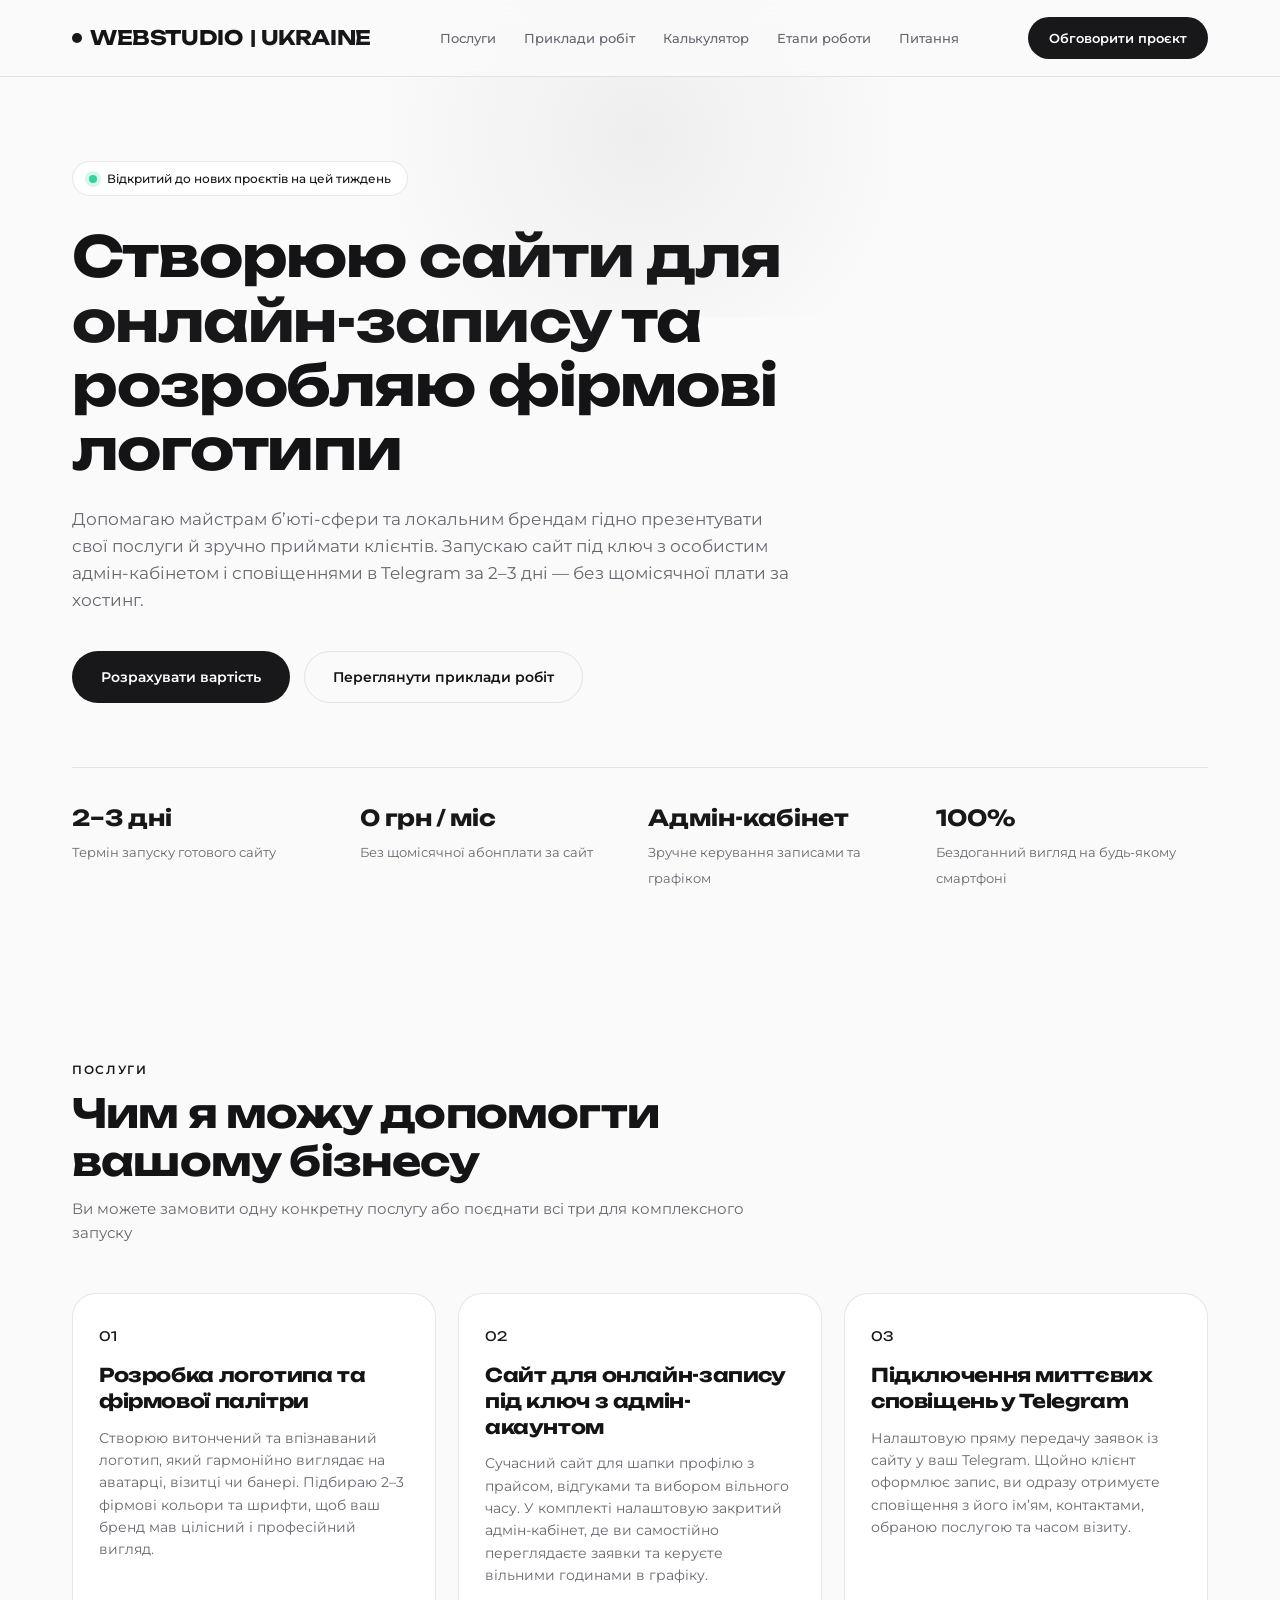
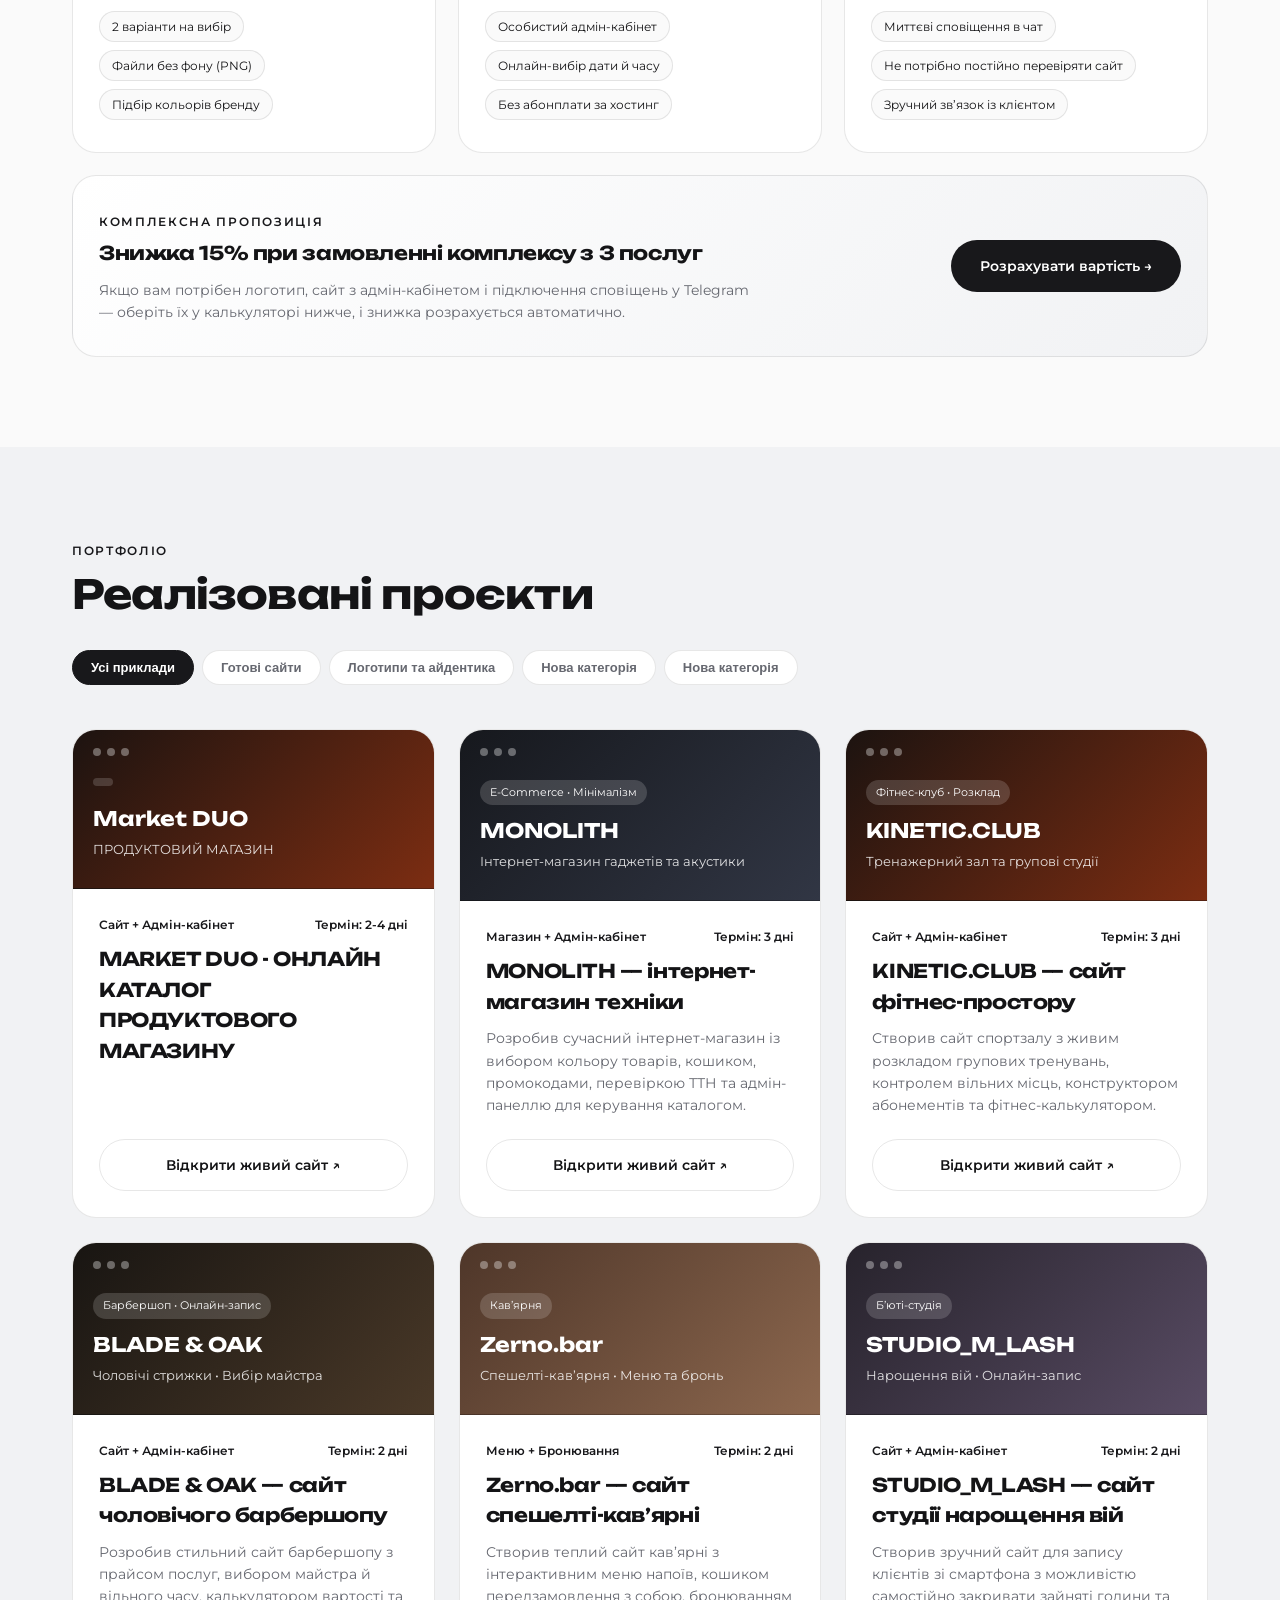
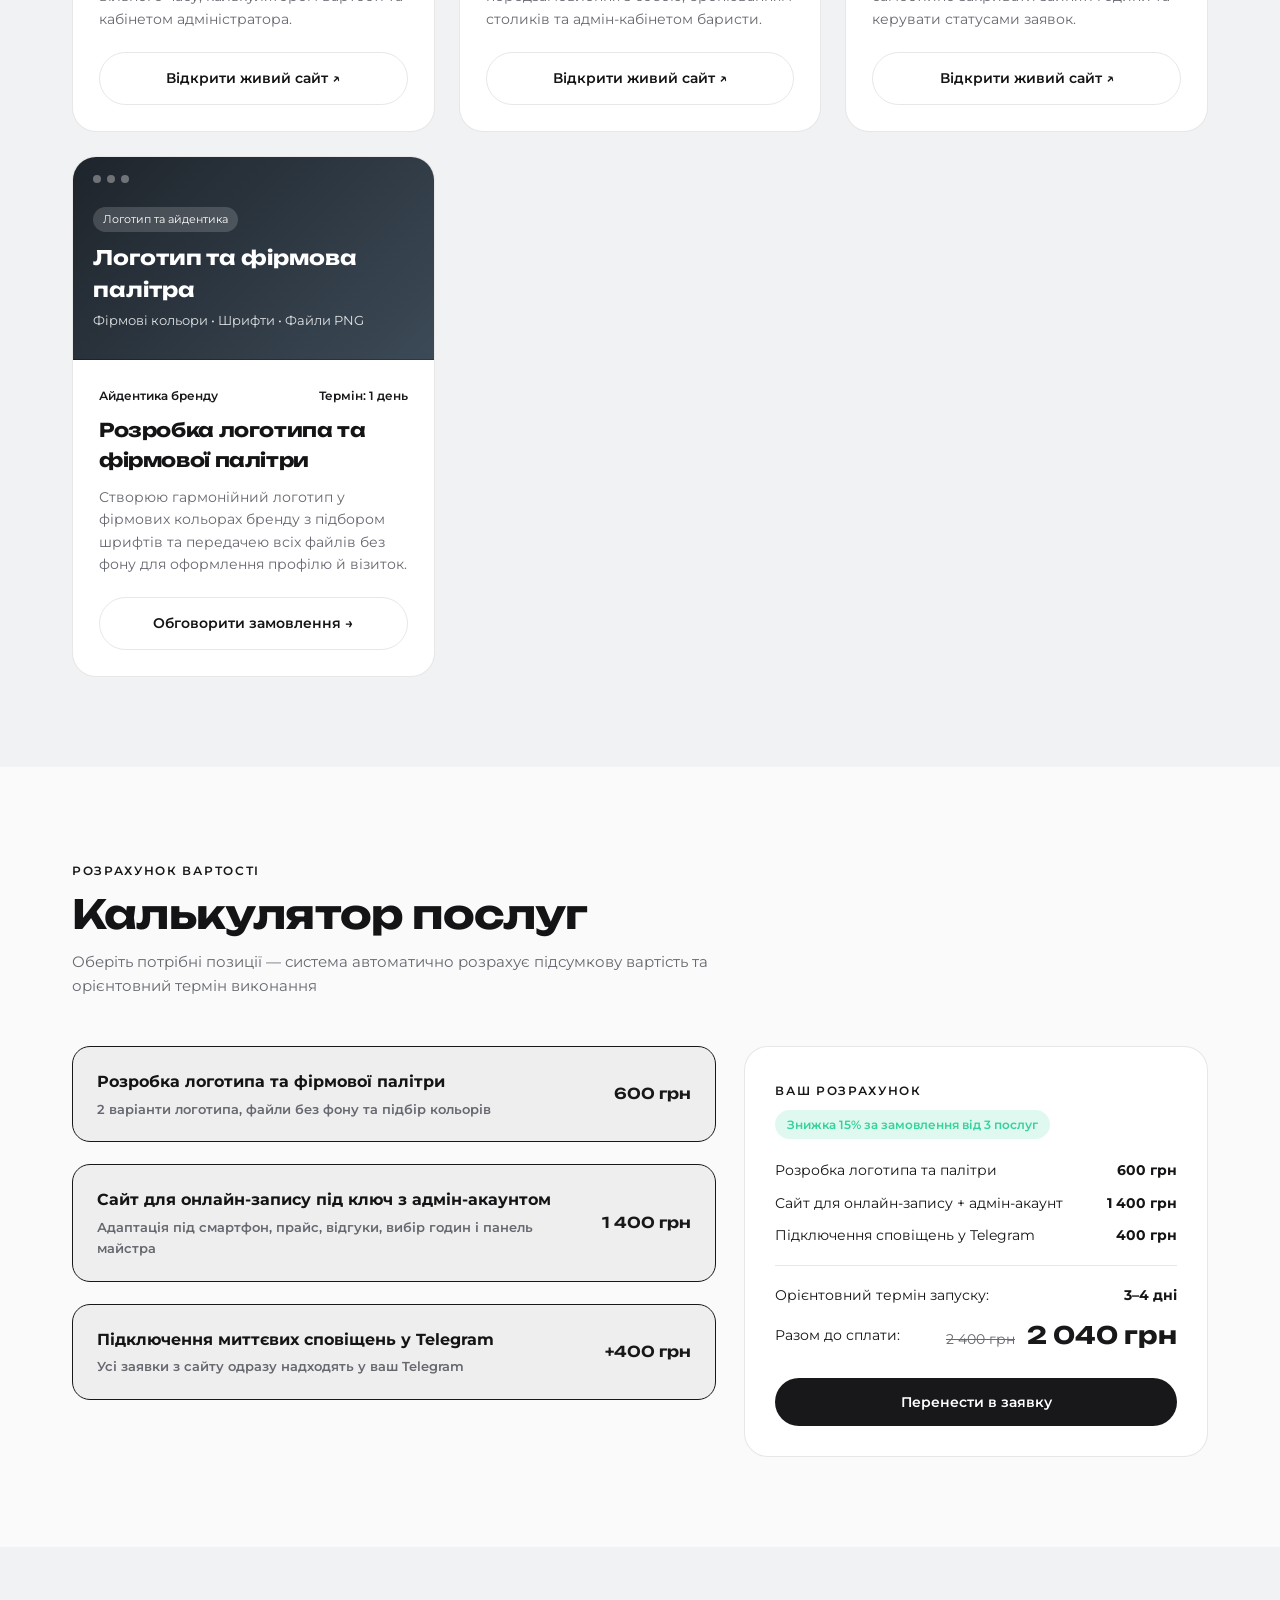
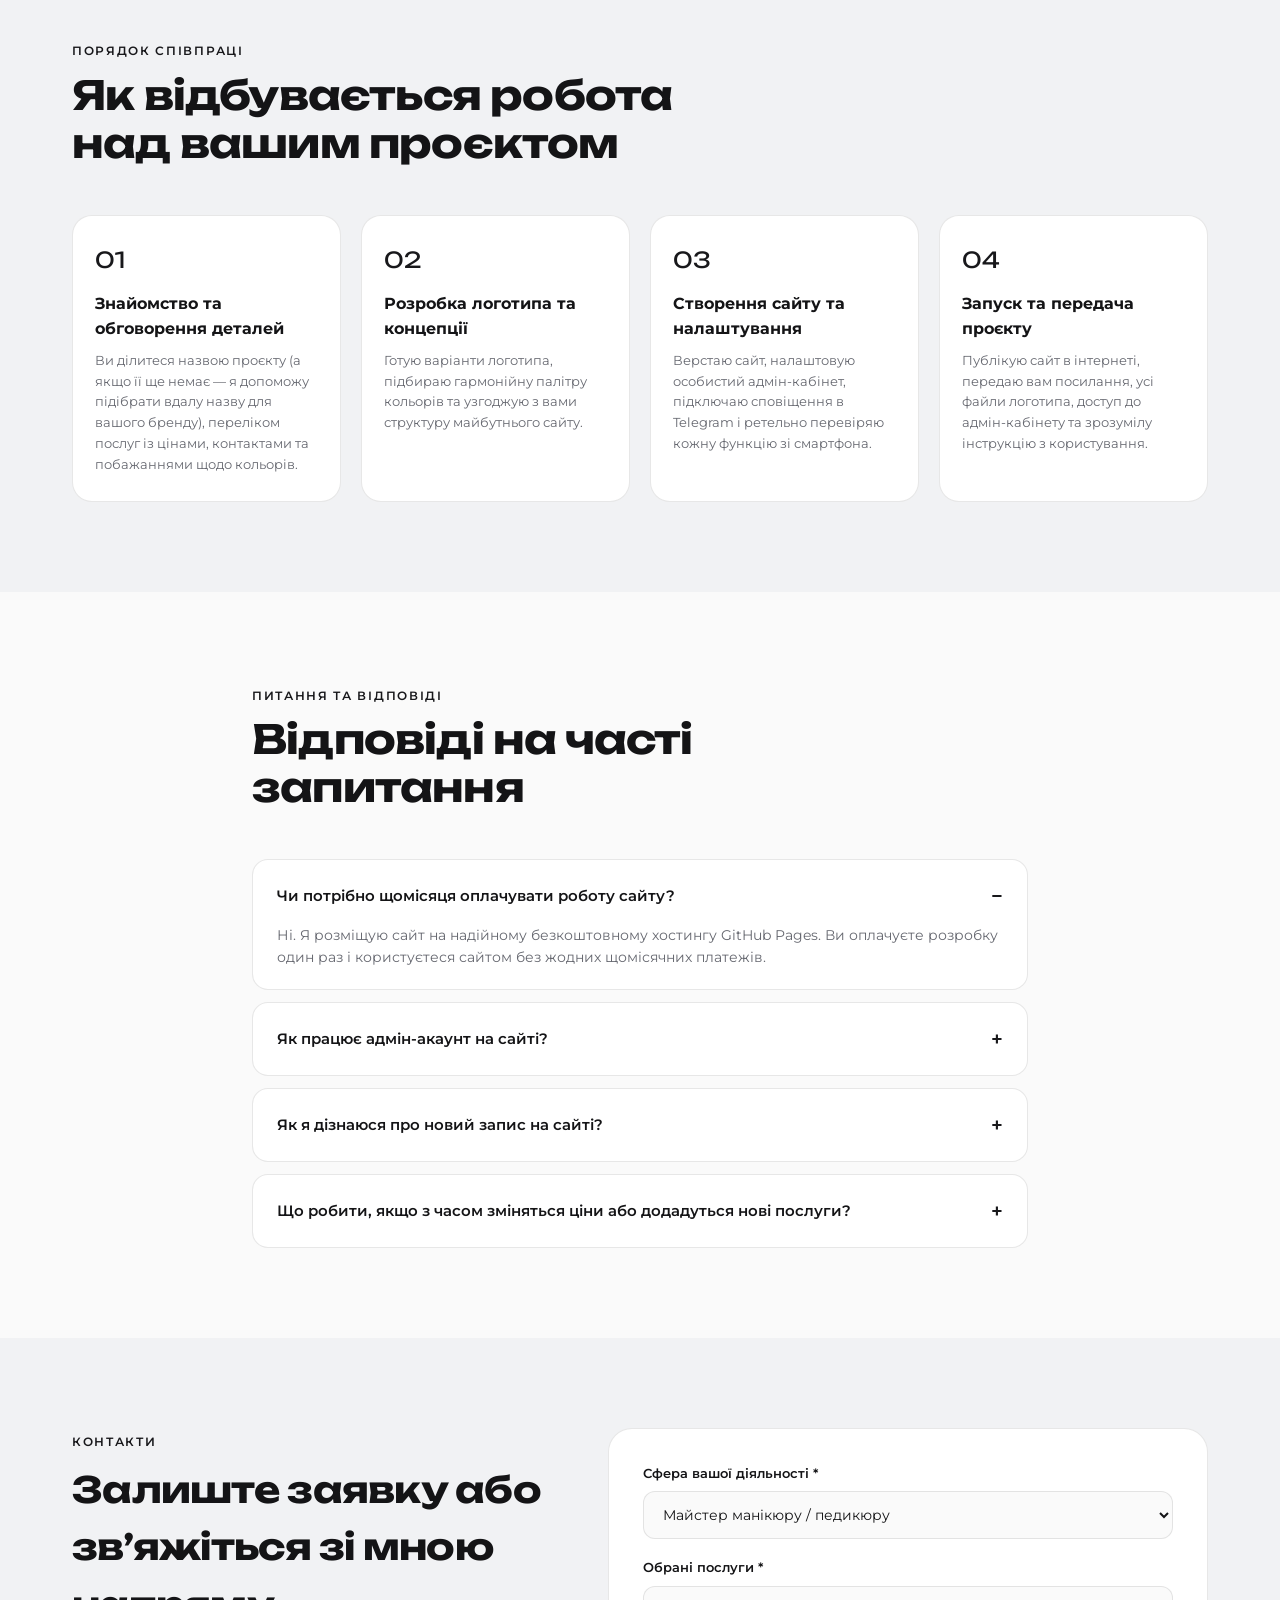
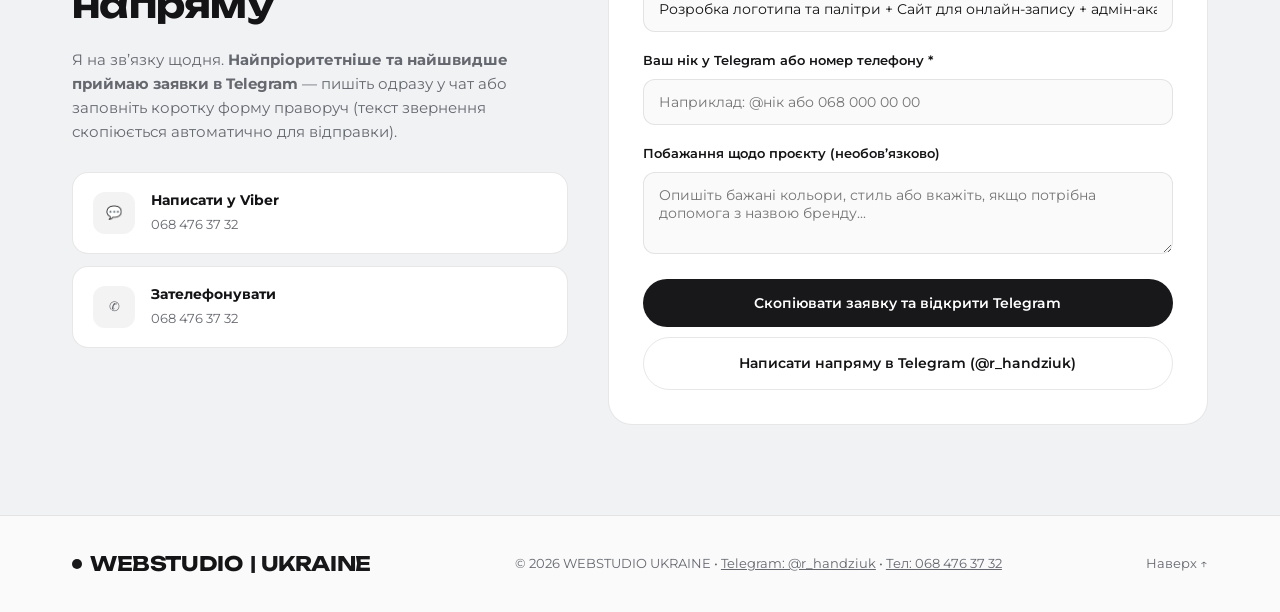
<file: index.html>
<!DOCTYPE html>
<html lang="uk" data-theme="dark">
<head>
  <meta charset="UTF-8">
  <meta name="viewport" content="width=device-width, initial-scale=1.0">
  <title id="seo-title">Kodr.studio — Сайти для онлайн-запису та розробка логотипів</title>
  <meta id="seo-description" name="description" content="Створюю сайти для онлайн-запису та розробляю фірмові логотипи. Запускаю сайт під ключ з особистим адмін-кабінетом і сповіщеннями в Telegram за 2–3 дні — без щомісячної плати за хостинг.">
  <link rel="preconnect" href="https://fonts.googleapis.com">
  <link rel="preconnect" href="https://fonts.gstatic.com" crossorigin>
  <link href="https://fonts.googleapis.com/css2?family=Montserrat:wght@400;500;600;700&family=Unbounded:wght@500;600;700&display=swap" rel="stylesheet">
  <link rel="stylesheet" href="style.css">
</head>
<body>

  <!-- НАВІГАЦІЯ -->
  <header class="header">
    <div class="container header-inner">
      <a href="#top" class="logo" id="site-logo">
        <span class="logo-dot"></span><span id="logo-main">Kodr</span><span id="logo-accent">.studio</span>
      </a>

      <nav class="nav" id="main-nav">
        <a href="#services">Послуги</a>
        <a href="#portfolio">Приклади робіт</a>
        <a href="#calculator">Калькулятор</a>
        <a href="#process">Етапи роботи</a>
        <a href="#faq">Питання</a>
      </nav>

      <div class="header-actions">
        <!-- Перемикач кольорової гами сайту -->
        <div class="theme-switcher" id="theme-switcher" title="Змінити кольорову гаму сайту">
          <button type="button" class="theme-btn active" data-theme-val="dark" aria-label="Темний стиль">●</button>
          <button type="button" class="theme-btn" data-theme-val="cappuccino" aria-label="Стиль капучино">●</button>
          <button type="button" class="theme-btn" data-theme-val="light" aria-label="Світлий стиль">●</button>
        </div>

        <a href="#order" class="btn btn-primary btn-sm" id="header-cta">Обговорити проєкт</a>
        <button type="button" class="burger-btn" id="burger-btn" aria-label="Меню">
          <span></span>
          <span></span>
        </button>
      </div>
    </div>
  </header>

  <!-- ГОЛОВНИЙ ЕКРАН -->
  <section class="hero" id="top">
    <div class="hero-glow"></div>
    <div class="container">
      <div class="hero-top-bar reveal">
        <span class="status-pill" id="hero-status-pill">
          <span class="pulse-dot" id="hero-status-dot"></span>
          <span id="hero-status-text">Відкритий до нових проєктів на цей тиждень</span>
        </span>
        <span class="style-hint" id="hero-style-hint">Оберіть бажану кольорову гаму сайту у верхньому меню</span>
      </div>

      <h1 class="hero-title reveal" id="hero-title">
        Створюю <span class="accent-text">сайти для онлайн-запису</span> та розробляю фірмові логотипи
      </h1>

      <p class="hero-subtitle reveal" id="hero-subtitle">
        Допомагаю майстрам б’юті-сфери та локальним брендам гідно презентувати свої послуги й зручно приймати клієнтів. Запускаю сайт під ключ з особистим адмін-кабінетом і сповіщеннями в Telegram за 2–3 дні — без щомісячної плати за хостинг.
      </p>

      <div class="hero-cta-group reveal">
        <a href="#calculator" class="btn btn-primary" id="hero-primary-btn">Розрахувати вартість</a>
        <a href="#portfolio" class="btn btn-outline" id="hero-secondary-btn">Переглянути приклади робіт</a>
      </div>

      <!-- Ключові переваги -->
      <div class="metrics-strip reveal" id="hero-metrics">
        <div class="metric-item">
          <strong>2–3 дні</strong>
          <span>Термін запуску готового сайту</span>
        </div>
        <div class="metric-item">
          <strong>0 грн / міс</strong>
          <span>Без щомісячної абонплати за сайт</span>
        </div>
        <div class="metric-item">
          <strong>Адмін-кабінет</strong>
          <span>Зручне керування записами та графіком</span>
        </div>
        <div class="metric-item">
          <strong>100%</strong>
          <span>Бездоганний вигляд на будь-якому смартфоні</span>
        </div>
      </div>
    </div>
  </section>

  <!-- ПОСЛУГИ -->
  <section id="services" class="section">
    <div class="container">
      <div class="section-head reveal">
        <span class="eyebrow" id="services-eyebrow">Послуги</span>
        <h2 id="services-title">Чим я можу допомогти вашому бізнесу</h2>
        <p id="services-subtitle">Ви можете замовити одну конкретну послугу або поєднати всі три для комплексного запуску</p>
      </div>

      <div class="bento-grid" id="services-grid">
        <!-- Послуга 1 -->
        <article class="bento-card spotlight-card reveal">
          <div>
            <div class="card-num">01</div>
            <h3>Розробка логотипа та фірмової палітри</h3>
            <p>Створюю витончений та впізнаваний логотип, який гармонійно виглядає на аватарці, візитці чи банері. Підбираю 2–3 фірмові кольори та шрифти, щоб ваш бренд мав цілісний і професійний вигляд.</p>
          </div>
          <ul class="card-tags">
            <li>2 варіанти на вибір</li>
            <li>Файли без фону (PNG)</li>
            <li>Підбір кольорів бренду</li>
          </ul>
        </article>

        <!-- Послуга 2 -->
        <article class="bento-card spotlight-card reveal">
          <div>
            <div class="card-num">02</div>
            <h3>Сайт для онлайн-запису під ключ з адмін-акаунтом</h3>
            <p>Сучасний сайт для шапки профілю з прайсом, відгуками та вибором вільного часу. У комплекті налаштовую закритий адмін-кабінет, де ви самостійно переглядаєте заявки та керуєте вільними годинами в графіку.</p>
          </div>
          <ul class="card-tags">
            <li>Особистий адмін-кабінет</li>
            <li>Онлайн-вибір дати й часу</li>
            <li>Без абонплати за хостинг</li>
          </ul>
        </article>

        <!-- Послуга 3 -->
        <article class="bento-card spotlight-card reveal">
          <div>
            <div class="card-num">03</div>
            <h3>Підключення миттєвих сповіщень у Telegram</h3>
            <p>Налаштовую пряму передачу заявок із сайту у ваш Telegram. Щойно клієнт оформлює запис, ви одразу отримуєте сповіщення з його ім’ям, контактами, обраною послугою та часом візиту.</p>
          </div>
          <ul class="card-tags">
            <li>Миттєві сповіщення в чат</li>
            <li>Не потрібно постійно перевіряти сайт</li>
            <li>Зручний зв’язок із клієнтом</li>
          </ul>
        </article>

        <!-- Пакетна пропозиція -->
        <article class="bento-card bento-wide spotlight-card reveal">
          <div class="bento-wide-content">
            <span class="eyebrow">Комплексна пропозиція</span>
            <h3>Знижка 15% при замовленні комплексу з 3 послуг</h3>
            <p>Якщо вам потрібен логотип, сайт з адмін-кабінетом і підключення сповіщень у Telegram — оберіть їх у калькуляторі нижче, і знижка розрахується автоматично.</p>
          </div>
          <div class="bento-wide-action">
            <a href="#calculator" class="btn btn-primary">Розрахувати вартість →</a>
          </div>
        </article>
      </div>
    </div>
  </section>

  <!-- ПОРТФОЛІО -->
  <section id="portfolio" class="section section-alt">
    <div class="container">
      <div class="section-head-row reveal">
        <div>
          <span class="eyebrow" id="portfolio-eyebrow">Портфоліо</span>
          <h2 id="portfolio-title">Реалізовані проєкти</h2>
        </div>
        <div class="portfolio-filters" id="portfolio-filters">
          <button type="button" class="filter-btn active" data-filter="all">Усі приклади</button>
          <button type="button" class="filter-btn" data-filter="web">Готові сайти</button>
          <button type="button" class="filter-btn" data-filter="brand">Логотипи та айдентика</button>
        </div>
      </div>

      <div class="portfolio-grid" id="portfolio-grid">
        <!-- Динамічно заповнюється з site-data.json -->
      </div>
    </div>
  </section>

  <!-- КАЛЬКУЛЯТОР ВАРТОСТІ -->
  <section id="calculator" class="section">
    <div class="container">
      <div class="section-head reveal">
        <span class="eyebrow" id="calc-eyebrow">Розрахунок вартості</span>
        <h2 id="calc-title">Калькулятор послуг</h2>
        <p id="calc-subtitle">Оберіть потрібні позиції — система автоматично розрахує підсумкову вартість та орієнтовний термін виконання</p>
      </div>

      <div class="calc-wrapper reveal">
        <div class="calc-options" id="calc-options">
          <!-- Динамічно заповнюється з site-data.json -->
        </div>

        <div class="calc-summary spotlight-card">
          <div class="calc-summary-top">
            <span class="eyebrow">Ваш розрахунок</span>
            <span id="calc-discount-badge" class="discount-badge">Знижка 15% за замовлення від 3 послуг</span>
          </div>

          <ul id="calc-selected-list" class="calc-list"></ul>

          <div class="calc-totals">
            <div class="total-row">
              <span>Орієнтовний термін запуску:</span>
              <strong id="calc-total-days">3–4 дні</strong>
            </div>
            <div class="total-row total-price-row">
              <span>Разом до сплати:</span>
              <div>
                <span id="calc-old-price" class="old-price">2 400 грн</span>
                <strong id="calc-total-price">2 040 грн</strong>
              </div>
            </div>
          </div>

          <button type="button" id="apply-calc-btn" class="btn btn-primary btn-full">
            Перенести в заявку
          </button>
        </div>
      </div>
    </div>
  </section>

  <!-- ЕТАПИ РОБОТИ -->
  <section id="process" class="section section-alt">
    <div class="container">
      <div class="section-head reveal">
        <span class="eyebrow" id="process-eyebrow">Порядок співпраці</span>
        <h2 id="process-title">Як відбувається робота над вашим проєктом</h2>
      </div>

      <div class="steps-grid" id="steps-grid">
        <!-- Динамічно заповнюється з site-data.json -->
      </div>
    </div>
  </section>

  <!-- ЧАСТІ ЗАПИТАННЯ -->
  <section id="faq" class="section">
    <div class="container faq-container">
      <div class="section-head reveal">
        <span class="eyebrow" id="faq-eyebrow">Питання та відповіді</span>
        <h2 id="faq-title">Відповіді на часті запитання</h2>
      </div>

      <div class="faq-list reveal" id="faq-list">
        <!-- Динамічно заповнюється з site-data.json -->
      </div>
    </div>
  </section>

  <!-- ФОРМА ЗАМОВЛЕННЯ ТА КОНТАКТИ -->
  <section id="order" class="section section-alt">
    <div class="container">
      <div class="order-grid reveal">
        <div class="order-info">
          <span class="eyebrow" id="contacts-eyebrow">Контакти</span>
          <h2 id="contacts-title">Залиште заявку або зв’яжіться зі мною напряму</h2>
          <p id="contacts-description">Я на зв’язку щодня. <strong>Найпріоритетніше та найшвидше приймаю заявки в Telegram</strong> — пишіть одразу у чат або заповніть коротку форму праворуч (текст звернення скопіюється автоматично для відправки).</p>

          <div class="direct-contacts" id="direct-contacts">
            <!-- Динамічно заповнюється з site-data.json -->
          </div>
        </div>

        <form id="order-form" class="order-form spotlight-card">
          <div class="form-group">
            <label for="client-niche">Сфера вашої діяльності *</label>
            <select id="client-niche" required>
              <option value="Майстер манікюру / педикюру">Майстер манікюру / педикюру</option>
              <option value="Нарощення вій / Бровист">Нарощення вій / Бровист</option>
              <option value="Косметолог / Масажист">Косметолог / Масажист</option>
              <option value="Перукар / Барбер">Перукар / Барбер</option>
              <option value="Інші послуги / локальний бренд">Інші послуги / локальний бренд</option>
            </select>
          </div>

          <div class="form-group">
            <label for="client-services-summary">Обрані послуги *</label>
            <input type="text" id="client-services-summary" value="" required>
          </div>

          <div class="form-group">
            <label for="client-contact">Ваш нік у Telegram або номер телефону *</label>
            <input type="text" id="client-contact" placeholder="Наприклад: @нік або 068 000 00 00" required>
          </div>

          <div class="form-group">
            <label for="client-notes">Побажання щодо проєкту (необов’язково)</label>
            <textarea id="client-notes" rows="3" placeholder="Опишіть бажані кольори, стиль або вкажіть, якщо потрібна допомога з назвою бренду..."></textarea>
          </div>

          <div class="form-buttons">
            <button type="submit" class="btn btn-primary btn-full" id="form-submit-btn">
              Скопіювати заявку та відкрити Telegram
            </button>
            <a href="https://t.me/r_handziuk" target="_blank" rel="noopener" class="btn btn-outline btn-full" id="form-direct-btn">
              Написати напряму в Telegram (@r_handziuk)
            </a>
          </div>
        </form>
      </div>
    </div>
  </section>

  <!-- ПІДВАЛ -->
  <footer class="footer">
    <div class="container footer-inner">
      <a href="#top" class="logo" id="footer-logo">
        <span class="logo-dot"></span><span id="footer-logo-main">Kodr</span><span id="footer-logo-accent">.studio</span>
      </a>
      <p id="footer-info">© 2026 Kodr.studio • Telegram: <a href="https://t.me/r_handziuk" target="_blank" rel="noopener" style="text-decoration:underline;">@r_handziuk</a> • Тел: <a href="tel:+380684763732" style="text-decoration:underline;">068 476 37 32</a></p>
      <a href="#top" class="back-top" id="footer-back-top">Наверх ↑</a>
    </div>
  </footer>

  <!-- СПЛИВАЮЧЕ ПОВІДОМЛЕННЯ -->
  <div id="toast" class="toast">Заявку скопійовано! Вставте її в чат Telegram (@r_handziuk).</div>

  <script src="script.js"></script>
</body>
</html>
</file>
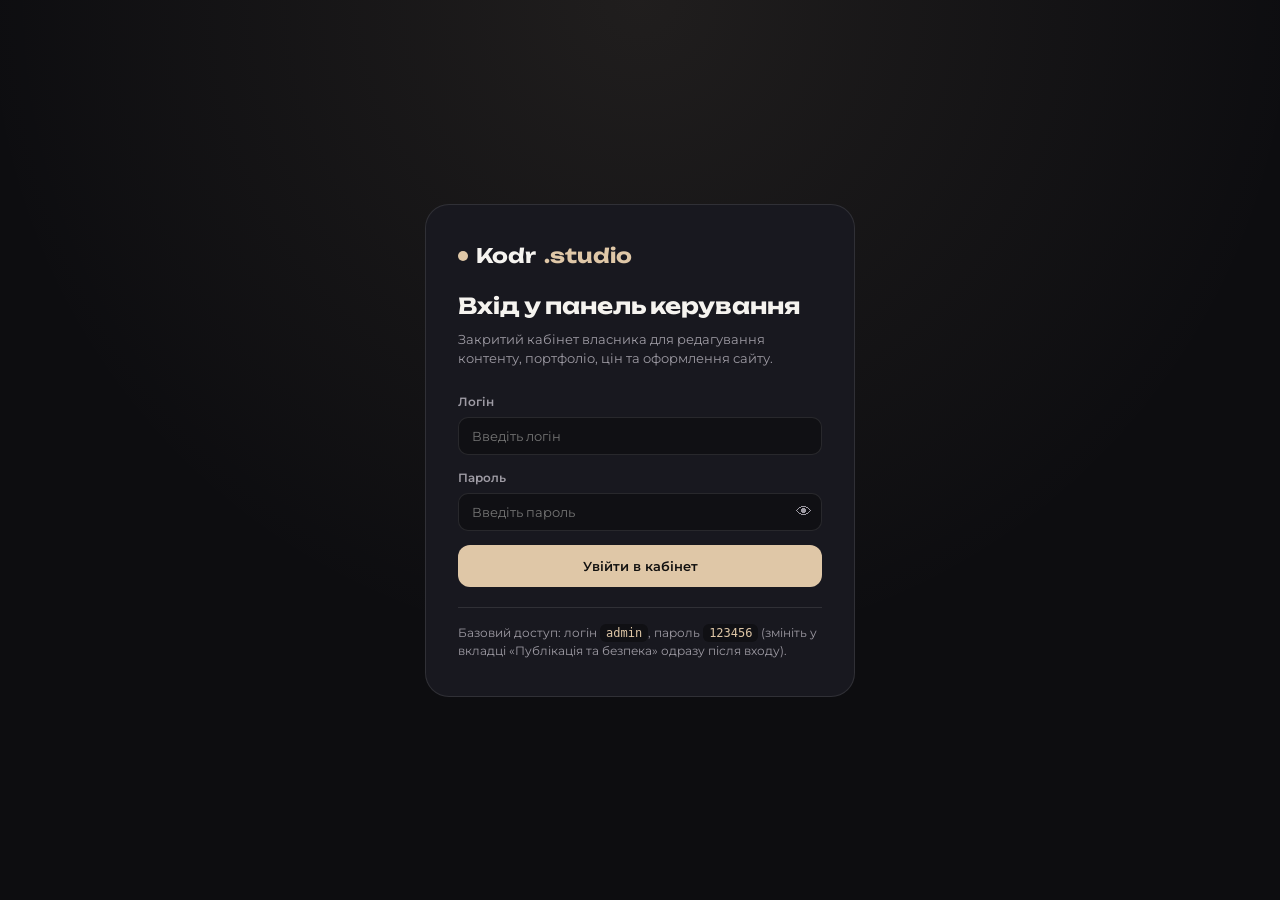
<file: admin.html>
<!DOCTYPE html>
<html lang="uk" data-theme="dark">
<head>
  <meta charset="UTF-8">
  <meta name="viewport" content="width=device-width, initial-scale=1.0">
  <meta name="robots" content="noindex, nofollow">
  <title>Керування сайтом — Kodr.studio</title>
  <link rel="preconnect" href="https://fonts.googleapis.com">
  <link rel="preconnect" href="https://fonts.gstatic.com" crossorigin>
  <link href="https://fonts.googleapis.com/css2?family=Montserrat:wght@400;500;600;700&family=Unbounded:wght@500;600;700&display=swap" rel="stylesheet">
  <link rel="stylesheet" href="admin.css">
</head>
<body>

  <!-- ЕКРАН АВТОРИЗАЦІЇ -->
  <div id="login-screen" class="login-wrapper">
    <div class="login-card">
      <div class="login-brand">
        <span class="logo-dot"></span>Kodr<span>.studio</span>
      </div>
      <h1>Вхід у панель керування</h1>
      <p class="login-sub">Закритий кабінет власника для редагування контенту, портфоліо, цін та оформлення сайту.</p>

      <form id="login-form">
        <div class="field">
          <label for="login-username">Логін</label>
          <input type="text" id="login-username" placeholder="Введіть логін" autocomplete="username" required>
        </div>
        <div class="field">
          <label for="login-password">Пароль</label>
          <div class="pass-wrap">
            <input type="password" id="login-password" placeholder="Введіть пароль" autocomplete="current-password" required>
            <button type="button" id="toggle-pass-btn" class="icon-btn" title="Показати/сховати пароль">👁</button>
          </div>
        </div>
        <div id="login-error" class="error-msg hidden">Невірний логін або пароль</div>
        <button type="submit" class="btn btn-primary btn-full">Увійти в кабінет</button>
      </form>

      <div class="login-hint">
        Базовий доступ: логін <code>admin</code>, пароль <code>123456</code> (змініть у вкладці «Публікація та безпека» одразу після входу).
      </div>
    </div>
  </div>

  <!-- ОСНОВНИЙ ІНТЕРФЕЙС АДМІН-ПАНЕЛІ -->
  <div id="admin-app" class="admin-app hidden">
    <!-- Верхня панель дій -->
    <header class="topbar">
      <div class="topbar-left">
        <div class="admin-logo">
          <span class="logo-dot"></span>Kodr<span>.studio</span>
          <span class="badge-pill">Admin</span>
        </div>
        <span id="unsaved-indicator" class="status-badge saved">Усі зміни синхронізовано</span>
      </div>

      <div class="topbar-actions">
        <button type="button" id="btn-preview" class="btn btn-outline btn-sm">
          👁 Переглянути на сайті
        </button>
        <button type="button" id="btn-publish-github" class="btn btn-primary btn-sm">
          🚀 Зберегти та опублікувати
        </button>
        <button type="button" id="btn-logout" class="btn btn-ghost btn-sm" title="Вийти з акаунту">
          Вийти
        </button>
      </div>
    </header>

    <div class="admin-layout">
      <!-- Бокове меню розділів -->
      <aside class="sidebar">
        <nav class="side-nav" id="admin-tabs">
          <button type="button" class="tab-btn active" data-tab="tab-portfolio">
            <span>💼</span> Портфоліо
          </button>
          <button type="button" class="tab-btn" data-tab="tab-hero">
            <span>✨</span> Головний екран
          </button>
          <button type="button" class="tab-btn" data-tab="tab-services">
            <span>🧮</span> Послуги і ціни
          </button>
          <button type="button" class="tab-btn" data-tab="tab-contacts">
            <span>📱</span> Контакти і соцмережі
          </button>
          <button type="button" class="tab-btn" data-tab="tab-appearance">
            <span>🎨</span> Оформлення і меню
          </button>
          <button type="button" class="tab-btn" data-tab="tab-content">
            <span>📋</span> Етапи, FAQ та SEO
          </button>
          <button type="button" class="tab-btn" data-tab="tab-settings">
            <span>⚙️</span> Публікація і безпека
          </button>
        </nav>
      </aside>

      <!-- Робоча область -->
      <main class="workspace">

        <!-- ВКЛАДКА 1: ПОРТФОЛІО -->
        <section id="tab-portfolio" class="tab-panel active">
          <div class="panel-header">
            <div>
              <h2>Керування портфоліо</h2>
              <p>Додавайте нові роботи, редагуйте описи, змінюйте кольори карток або додавайте скриншоти.</p>
            </div>
            <button type="button" id="btn-add-project" class="btn btn-primary">+ Додати проєкт</button>
          </div>

          <div class="card-box">
            <h3>Заголовок розділу та фільтри категорій</h3>
            <div class="grid-2">
              <div class="field">
                <label>Надзаголовок (Eyebrow)</label>
                <input type="text" data-bind="portfolio.eyebrow">
              </div>
              <div class="field">
                <label>Головний заголовок секції</label>
                <input type="text" data-bind="portfolio.title">
              </div>
            </div>

            <div class="sub-block">
              <div class="sub-header">
                <label>Кнопки фільтрації портфоліо</label>
                <button type="button" id="btn-add-filter" class="btn btn-outline btn-xs">+ Додати категорію</button>
              </div>
              <div id="portfolio-filters-list" class="repeater-list"></div>
            </div>
          </div>

          <div id="portfolio-projects-list" class="projects-admin-list"></div>
        </section>

        <!-- ВКЛАДКА 2: ГОЛОВНИЙ ЕКРАН (HERO) -->
        <section id="tab-hero" class="tab-panel">
          <div class="panel-header">
            <div>
              <h2>Головний екран та статус зайнятості</h2>
              <p>Керуйте першим екраном сайту, індикатором вільних місць та блоком ключових переваг.</p>
            </div>
          </div>

          <div class="card-box">
            <h3>Статус зайнятості у верхній частині</h3>
            <div class="grid-3">
              <div class="field">
                <label class="checkbox-label">
                  <input type="checkbox" data-bind="hero.statusVisible">
                  <span>Показувати плашку статусу</span>
                </label>
              </div>
              <div class="field">
                <label>Колір індикатора</label>
                <select data-bind="hero.statusColor">
                  <option value="green">🟢 Зелений (Відкритий до проєктів)</option>
                  <option value="yellow">🟡 Жовтий (Обмежена кількість місць)</option>
                  <option value="red">🔴 Червоний (Запис на наступний тиждень)</option>
                </select>
              </div>
              <div class="field">
                <label>Текст статусу</label>
                <input type="text" data-bind="hero.statusText">
              </div>
            </div>
            <div class="field">
              <label>Підказка праворуч про зміну теми</label>
              <input type="text" data-bind="hero.styleHint">
            </div>
          </div>

          <div class="card-box">
            <h3>Заголовки та кнопки головного екрана</h3>
            <div class="grid-3">
              <div class="field">
                <label>Початок заголовка</label>
                <input type="text" data-bind="hero.titleBefore">
              </div>
              <div class="field">
                <label>Виділена частина (акцентним кольором)</label>
                <input type="text" data-bind="hero.titleAccent">
              </div>
              <div class="field">
                <label>Закінчення заголовка</label>
                <input type="text" data-bind="hero.titleAfter">
              </div>
            </div>

            <div class="field">
              <label>Підзаголовок (опис під заголовком)</label>
              <textarea rows="3" data-bind="hero.subtitle"></textarea>
            </div>

            <div class="grid-2">
              <div class="field">
                <label>Текст основної кнопки</label>
                <input type="text" data-bind="hero.primaryBtnText">
              </div>
              <div class="field">
                <label>Посилання основної кнопки</label>
                <input type="text" data-bind="hero.primaryBtnLink">
              </div>
              <div class="field">
                <label>Текст другої кнопки</label>
                <input type="text" data-bind="hero.secondaryBtnText">
              </div>
              <div class="field">
                <label>Посилання другої кнопки</label>
                <input type="text" data-bind="hero.secondaryBtnLink">
              </div>
            </div>
          </div>

          <div class="card-box">
            <div class="sub-header">
              <h3>4 картки переваг (метрики під кнопками)</h3>
              <button type="button" id="btn-add-metric" class="btn btn-outline btn-xs">+ Додати метрику</button>
            </div>
            <div id="hero-metrics-list" class="repeater-list"></div>
          </div>
        </section>

        <!-- ВКЛАДКА 3: ПОСЛУГИ ТА КАЛЬКУЛЯТОР -->
        <section id="tab-services" class="tab-panel">
          <div class="panel-header">
            <div>
              <h2>Послуги та калькулятор вартості</h2>
              <p>Редагуйте опис ваших послуг, прайс у калькуляторі та умови пакетної знижки.</p>
            </div>
          </div>

          <div class="card-box">
            <div class="sub-header">
              <h3>Блок «Послуги»</h3>
              <button type="button" id="btn-add-service" class="btn btn-outline btn-xs">+ Додати картку послуги</button>
            </div>
            <div class="grid-3">
              <div class="field">
                <label>Надзаголовок</label>
                <input type="text" data-bind="services.eyebrow">
              </div>
              <div class="field">
                <label>Заголовок секції</label>
                <input type="text" data-bind="services.title">
              </div>
              <div class="field">
                <label>Підзаголовок</label>
                <input type="text" data-bind="services.subtitle">
              </div>
            </div>
            <div id="services-items-list" class="repeater-list"></div>
          </div>

          <div class="card-box">
            <h3>Широкий банер комплексної пропозиції</h3>
            <div class="field">
              <label class="checkbox-label">
                <input type="checkbox" data-bind="services.bundle.visible">
                <span>Показувати банер зі знижкою під картками послуг</span>
              </label>
            </div>
            <div class="grid-2">
              <div class="field">
                <label>Надзаголовок банера</label>
                <input type="text" data-bind="services.bundle.eyebrow">
              </div>
              <div class="field">
                <label>Заголовок банера</label>
                <input type="text" data-bind="services.bundle.title">
              </div>
            </div>
            <div class="field">
              <label>Опис банера</label>
              <textarea rows="2" data-bind="services.bundle.description"></textarea>
            </div>
            <div class="grid-2">
              <div class="field">
                <label>Текст кнопки</label>
                <input type="text" data-bind="services.bundle.btnText">
              </div>
              <div class="field">
                <label>Посилання кнопки</label>
                <input type="text" data-bind="services.bundle.btnLink">
              </div>
            </div>
          </div>

          <div class="card-box">
            <div class="sub-header">
              <h3>Калькулятор послуг та знижки</h3>
              <button type="button" id="btn-add-calc" class="btn btn-primary btn-xs">+ Додати позицію в калькулятор</button>
            </div>
            <div class="grid-3">
              <div class="field">
                <label>Заголовок калькулятора</label>
                <input type="text" data-bind="calculator.title">
              </div>
              <div class="field">
                <label>Валюта</label>
                <input type="text" data-bind="calculator.currency">
              </div>
              <div class="field">
                <label>Текст кнопки перенесення в заявку</label>
                <input type="text" data-bind="calculator.applyBtnText">
              </div>
            </div>
            <div class="grid-2">
              <div class="field">
                <label>Мінімум обраних послуг для знижки</label>
                <input type="number" min="1" max="20" data-bind="calculator.discountMinCount">
              </div>
              <div class="field">
                <label>Розмір знижки (%)</label>
                <input type="number" min="0" max="90" data-bind="calculator.discountPercent">
              </div>
            </div>
            <div id="calc-items-list" class="repeater-list"></div>
          </div>
        </section>

        <!-- ВКЛАДКА 4: КОНТАКТИ І СОЦМЕРЕЖІ -->
        <section id="tab-contacts" class="tab-panel">
          <div class="panel-header">
            <div>
              <h2>Контакти, телефон, соцмережі та форма заявки</h2>
              <p>Змінюйте номер телефону, посилання на Telegram, Viber, Instagram та налаштовуйте форму замовлення.</p>
            </div>
          </div>

          <div class="card-box">
            <h3>Основні налаштування зв’язку</h3>
            <div class="grid-2">
              <div class="field">
                <label>Головне посилання Telegram (куди перекидає після заявки)</label>
                <input type="text" data-bind="contacts.telegramUrl" placeholder="https://t.me/username">
              </div>
              <div class="field">
                <label>Нік у Telegram (для підказок)</label>
                <input type="text" data-bind="contacts.telegramHandle" placeholder="@username">
              </div>
            </div>
            <div class="grid-2">
              <div class="field">
                <label>Заголовок блоку контактів</label>
                <input type="text" data-bind="contacts.title">
              </div>
              <div class="field">
                <label>Текст спливаючого повідомлення (Toast)</label>
                <input type="text" data-bind="contacts.toastMessage">
              </div>
            </div>
            <div class="field">
              <label>Опис під заголовком (підтримує тег &lt;strong&gt;)</label>
              <textarea rows="2" data-bind="contacts.description"></textarea>
            </div>
          </div>

          <div class="card-box">
            <div class="sub-header">
              <h3>Картки контактів і соцмереж (Telegram, Viber, Телефон, Instagram тощо)</h3>
              <button type="button" id="btn-add-contact" class="btn btn-primary btn-xs">+ Додати контакт / соцмережу</button>
            </div>
            <div id="contacts-cards-list" class="repeater-list"></div>
          </div>

          <div class="card-box">
            <div class="sub-header">
              <h3>Випадаючий список сфер діяльності у формі заявки</h3>
              <button type="button" id="btn-add-niche" class="btn btn-outline btn-xs">+ Додати сферу</button>
            </div>
            <div id="niches-list" class="repeater-list"></div>

            <div class="grid-2" style="margin-top: 18px;">
              <div class="field">
                <label>Текст головної кнопки форми</label>
                <input type="text" data-bind="contacts.submitBtnText">
              </div>
              <div class="field">
                <label>Текст другої кнопки форми</label>
                <input type="text" data-bind="contacts.directBtnText">
              </div>
            </div>
            <div class="field">
              <label>Шаблон тексту заявки (змінні: {niche}, {services}, {contact}, {notes})</label>
              <textarea rows="3" data-bind="contacts.briefTemplate"></textarea>
            </div>
          </div>

          <div class="card-box">
            <div class="sub-header">
              <h3>Підвал сайту (Footer)</h3>
              <button type="button" id="btn-add-footer-link" class="btn btn-outline btn-xs">+ Додати посилання у футер</button>
            </div>
            <div class="grid-2">
              <div class="field">
                <label>Копірайт</label>
                <input type="text" data-bind="footer.copyright">
              </div>
              <div class="field">
                <label>Кнопка «Наверх»</label>
                <input type="text" data-bind="footer.backTopText">
              </div>
            </div>
            <div id="footer-links-list" class="repeater-list"></div>
          </div>
        </section>

        <!-- ВКЛАДКА 5: ОФОРМЛЕННЯ І МЕНЮ -->
        <section id="tab-appearance" class="tab-panel">
          <div class="panel-header">
            <div>
              <h2>Оформлення, кольори та логотип</h2>
              <p>Обирайте базову тему сайту, налаштовуйте власну кольорову палітру або редагуйте логотип і пункти меню.</p>
            </div>
          </div>

          <div class="card-box">
            <h3>Тема оформлення сайту</h3>
            <div class="grid-2">
              <div class="field">
                <label>Тема за замовчуванням для нових відвідувачів</label>
                <select data-bind="appearance.defaultTheme">
                  <option value="dark">🌑 Темна (Dark — фірмова)</option>
                  <option value="cappuccino">☕ Капучино (Cappuccino)</option>
                  <option value="light">☀️ Світла (Light)</option>
                </select>
              </div>
              <div class="field">
                <label class="checkbox-label" style="margin-top: 28px;">
                  <input type="checkbox" data-bind="appearance.allowVisitorThemeSwitch">
                  <span>Дозволити відвідувачам перемикати теми у шапці</span>
                </label>
              </div>
            </div>

            <div class="sub-block">
              <label class="checkbox-label">
                <input type="checkbox" id="custom-colors-toggle" data-bind="appearance.customColorsEnabled">
                <span><strong>Увімкнути власну кольорову палітру</strong> (перекриває стандартні теми)</span>
              </label>

              <div id="custom-colors-grid" class="colors-grid">
                <div class="color-field">
                  <label>Основний фон</label>
                  <input type="color" data-bind="appearance.customColors.bgMain">
                </div>
                <div class="color-field">
                  <label>Альтернативний фон секцій</label>
                  <input type="color" data-bind="appearance.customColors.bgAlt">
                </div>
                <div class="color-field">
                  <label>Фон карток</label>
                  <input type="color" data-bind="appearance.customColors.bgCard">
                </div>
                <div class="color-field">
                  <label>Основний текст</label>
                  <input type="color" data-bind="appearance.customColors.textMain">
                </div>
                <div class="color-field">
                  <label>Другорядний текст</label>
                  <input type="color" data-bind="appearance.customColors.textMuted">
                </div>
                <div class="color-field">
                  <label>Акцентний колір (кнопки, цифри)</label>
                  <input type="color" data-bind="appearance.customColors.accent">
                </div>
                <div class="color-field">
                  <label>Текст на акцентних кнопках</label>
                  <input type="color" data-bind="appearance.customColors.accentText">
                </div>
              </div>
            </div>
          </div>

          <div class="card-box">
            <h3>Логотип та кнопка у шапці</h3>
            <div class="grid-2">
              <div class="field">
                <label>Перша частина логотипа</label>
                <input type="text" data-bind="header.logoMain">
              </div>
              <div class="field">
                <label>Акцентна частина логотипа</label>
                <input type="text" data-bind="header.logoAccent">
              </div>
              <div class="field">
                <label>Текст кнопки у шапці</label>
                <input type="text" data-bind="header.ctaText">
              </div>
              <div class="field">
                <label>Посилання кнопки у шапці</label>
                <input type="text" data-bind="header.ctaLink">
              </div>
            </div>

            <div class="sub-block">
              <div class="sub-header">
                <label>Пункти навігаційного меню</label>
                <button type="button" id="btn-add-nav" class="btn btn-outline btn-xs">+ Додати пункт меню</button>
              </div>
              <div id="header-nav-list" class="repeater-list"></div>
            </div>
          </div>
        </section>

        <!-- ВКЛАДКА 6: ЕТАПИ, FAQ ТА SEO -->
        <section id="tab-content" class="tab-panel">
          <div class="panel-header">
            <div>
              <h2>Етапи роботи, часті запитання та SEO</h2>
              <p>Редагуйте кроки співпраці, блок відповідей на запитання та відображення сайту в пошуку й соцмережах.</p>
            </div>
          </div>

          <div class="card-box">
            <div class="sub-header">
              <h3>Етапи співпраці</h3>
              <button type="button" id="btn-add-step" class="btn btn-outline btn-xs">+ Додати етап</button>
            </div>
            <div class="grid-2">
              <div class="field">
                <label>Надзаголовок</label>
                <input type="text" data-bind="process.eyebrow">
              </div>
              <div class="field">
                <label>Заголовок секції</label>
                <input type="text" data-bind="process.title">
              </div>
            </div>
            <div id="process-steps-list" class="repeater-list"></div>
          </div>

          <div class="card-box">
            <div class="sub-header">
              <h3>Часті запитання (FAQ)</h3>
              <button type="button" id="btn-add-faq" class="btn btn-outline btn-xs">+ Додати питання</button>
            </div>
            <div class="grid-2">
              <div class="field">
                <label>Надзаголовок</label>
                <input type="text" data-bind="faq.eyebrow">
              </div>
              <div class="field">
                <label>Заголовок секції</label>
                <input type="text" data-bind="faq.title">
              </div>
            </div>
            <div id="faq-items-list" class="repeater-list"></div>
          </div>

          <div class="card-box">
            <h3>SEO та вигляд посилання при відправці</h3>
            <div class="field">
              <label>Заголовок вкладки браузера (Title)</label>
              <input type="text" data-bind="seo.title">
            </div>
            <div class="field">
              <label>Мета-опис сайту (Description)</label>
              <textarea rows="2" data-bind="seo.description"></textarea>
            </div>
          </div>
        </section>

        <!-- ВКЛАДКА 7: ПУБЛІКАЦІЯ ТА БЕЗПЕКА -->
        <section id="tab-settings" class="tab-panel">
          <div class="panel-header">
            <div>
              <h2>Автопублікація на GitHub та безпека акаунту</h2>
              <p>Підключіть ваш репозиторій один раз, щоб кнопка «Зберегти та опублікувати» миттєво оновлювала живий сайт для всіх клієнтів.</p>
            </div>
          </div>

          <div class="card-box">
            <h3>Підключення GitHub API (зберігається лише у вашому браузері)</h3>
            <div class="grid-2">
              <div class="field">
                <label>Ваш логін на GitHub (Owner)</label>
                <input type="text" id="gh-owner" placeholder="Наприклад: handzyukrostuslav-cell">
              </div>
              <div class="field">
                <label>Назва репозиторію сайту (Repo)</label>
                <input type="text" id="gh-repo" placeholder="Наприклад: kodr-studio">
              </div>
              <div class="field">
                <label>Гілка (Branch)</label>
                <input type="text" id="gh-branch" value="main" placeholder="main">
              </div>
              <div class="field">
                <label>Шлях до файлу даних</label>
                <input type="text" id="gh-path" value="site-data.json" placeholder="site-data.json">
              </div>
            </div>
            <div class="field">
              <label>GitHub Personal Access Token (зі списком прав: Contents → Read and write)</label>
              <input type="password" id="gh-token" placeholder="github_pat_... або ghp_...">
            </div>
            <div class="btn-row">
              <button type="button" id="btn-save-gh" class="btn btn-primary btn-sm">Зберегти налаштування GitHub</button>
              <button type="button" id="btn-test-gh" class="btn btn-outline btn-sm">Перевірити підключення</button>
            </div>
          </div>

          <div class="card-box">
            <h3>Зміна логіна та пароля від адмін-панелі</h3>
            <p class="muted-note">Після зміни пароля не забудьте натиснути «Зберегти та опублікувати», щоб новий пароль зберігся на сервері.</p>
            <div class="grid-3">
              <div class="field">
                <label>Новий логін</label>
                <input type="text" id="sec-new-login">
              </div>
              <div class="field">
                <label>Новий пароль</label>
                <input type="password" id="sec-new-pass" placeholder="Мінімум 4 символи">
              </div>
              <div class="field">
                <label>Повторіть новий пароль</label>
                <input type="password" id="sec-confirm-pass" placeholder="Повторіть пароль">
              </div>
            </div>
            <button type="button" id="btn-update-auth" class="btn btn-outline btn-sm">Оновити логін і пароль</button>
          </div>

          <div class="card-box">
            <h3>Резервне копіювання та ручне завантаження</h3>
            <p class="muted-note">Ви можете завантажити готовий файл <code>site-data.json</code> на пристрій або відновити сайт із резервної копії.</p>
            <div class="btn-row">
              <button type="button" id="btn-download-json" class="btn btn-outline btn-sm">⬇ Завантажити site-data.json</button>
              <label class="btn btn-outline btn-sm" style="margin: 0; cursor: pointer;">
                ⬆ Завантажити з файлу (.json)
                <input type="file" id="input-import-json" accept=".json" hidden>
              </label>
              <button type="button" id="btn-reset-draft" class="btn btn-danger-outline btn-sm">Скинути незбережену чернетку</button>
            </div>
          </div>
        </section>

      </main>
    </div>
  </div>

  <div id="admin-toast" class="toast"></div>

  <script src="admin.js"></script>
</body>
</html>
</file>
<file: style.css>
/* ТЕМИ ОФОРМЛЕННЯ */
:root,
[data-theme="dark"] {
  --bg-main: #0D0D10;
  --bg-alt: #131318;
  --bg-card: #18181F;
  --text-main: #F5F3EF;
  --text-muted: #9E9BA4;
  --accent: #DFC7A7;
  --accent-text: #121110;
  --border: rgba(255, 255, 255, 0.09);
  --spotlight: rgba(223, 199, 167, 0.12);
  --header-bg: rgba(13, 13, 16, 0.88);
}

[data-theme="cappuccino"] {
  --bg-main: #F8F3EE;
  --bg-alt: #EFE6DC;
  --bg-card: #FFFFFF;
  --text-main: #35231A;
  --text-muted: #7A665A;
  --accent: #6F4E37;
  --accent-text: #FFFFFF;
  --border: rgba(53, 35, 26, 0.11);
  --spotlight: rgba(111, 78, 55, 0.08);
  --header-bg: rgba(248, 243, 238, 0.9);
}

[data-theme="light"] {
  --bg-main: #FAFAFA;
  --bg-alt: #F1F2F4;
  --bg-card: #FFFFFF;
  --text-main: #141416;
  --text-muted: #666870;
  --accent: #18181B;
  --accent-text: #FFFFFF;
  --border: rgba(20, 20, 22, 0.1);
  --spotlight: rgba(20, 20, 22, 0.05);
  --header-bg: rgba(250, 250, 250, 0.9);
}

* {
  box-sizing: border-box;
  margin: 0;
  padding: 0;
}

html {
  scroll-behavior: smooth;
}

body {
  font-family: 'Montserrat', sans-serif;
  background-color: var(--bg-main);
  color: var(--text-main);
  line-height: 1.6;
  transition: background-color 0.35s ease, color 0.35s ease;
  overflow-x: hidden;
}

h1, h2, h3, .logo {
  font-family: 'Unbounded', sans-serif;
  letter-spacing: -0.02em;
}

a {
  text-decoration: none;
  color: inherit;
}

.container {
  max-width: 1180px;
  margin: 0 auto;
  padding: 0 22px;
}

/* Кнопки */
.btn {
  display: inline-flex;
  align-items: center;
  justify-content: center;
  padding: 14px 28px;
  border-radius: 100px;
  font-family: 'Montserrat', sans-serif;
  font-size: 14px;
  font-weight: 600;
  cursor: pointer;
  transition: all 0.25s ease;
  border: 1px solid transparent;
}

.btn-sm {
  padding: 10px 20px;
  font-size: 13px;
}

.btn-primary {
  background: var(--accent);
  color: var(--accent-text);
}

.btn-primary:hover {
  transform: translateY(-2px);
  filter: brightness(1.06);
}

.btn-outline {
  background: transparent;
  border-color: var(--border);
  color: var(--text-main);
}

.btn-outline:hover {
  border-color: var(--accent);
  background: var(--spotlight);
}

.btn-full {
  width: 100%;
}

/* Шапка */
.header {
  position: sticky;
  top: 0;
  z-index: 100;
  background: var(--header-bg);
  backdrop-filter: blur(14px);
  border-bottom: 1px solid var(--border);
}

.header-inner {
  display: flex;
  align-items: center;
  justify-content: space-between;
  height: 76px;
}

.logo {
  display: inline-flex;
  align-items: center;
  gap: 8px;
  font-size: 20px;
  font-weight: 700;
}

.logo span {
  color: var(--accent);
}

.logo .logo-dot {
  width: 10px;
  height: 10px;
  border-radius: 50%;
  background: var(--accent);
}

#logo-main,
#footer-logo-main {
  color: var(--text-main);
}

.nav {
  display: flex;
  gap: 28px;
}

.nav a {
  font-size: 13px;
  font-weight: 500;
  color: var(--text-muted);
  transition: color 0.2s;
}

.nav a:hover {
  color: var(--text-main);
}

.header-actions {
  display: flex;
  align-items: center;
  gap: 14px;
}

/* Перемикач тем */
.theme-switcher {
  display: flex;
  align-items: center;
  gap: 6px;
  background: var(--bg-card);
  border: 1px solid var(--border);
  padding: 5px 8px;
  border-radius: 50px;
}

.theme-btn {
  width: 18px;
  height: 18px;
  border-radius: 50%;
  border: 1px solid rgba(255, 255, 255, 0.25);
  cursor: pointer;
  font-size: 0;
  transition: transform 0.2s;
}

.theme-btn[data-theme-val="dark"] { background: #141418; }
.theme-btn[data-theme-val="cappuccino"] { background: #B59277; }
.theme-btn[data-theme-val="light"] { background: #F4F4F6; border-color: #CCC; }

.theme-btn.active {
  transform: scale(1.22);
  box-shadow: 0 0 0 2px var(--accent);
}

.burger-btn {
  display: none;
  flex-direction: column;
  gap: 5px;
  background: transparent;
  border: 1px solid var(--border);
  border-radius: 10px;
  padding: 9px 8px;
  cursor: pointer;
}

.burger-btn span {
  width: 20px;
  height: 2px;
  background: var(--text-main);
}

/* Hero */
.hero {
  position: relative;
  padding: 84px 0 76px;
}

.hero-glow {
  position: absolute;
  top: -120px;
  left: 50%;
  transform: translateX(-50%);
  width: 680px;
  height: 360px;
  background: radial-gradient(circle, var(--spotlight) 0%, transparent 70%);
  pointer-events: none;
}

.hero-top-bar {
  display: flex;
  flex-wrap: wrap;
  align-items: center;
  justify-content: space-between;
  gap: 12px;
  margin-bottom: 28px;
}

.status-pill {
  display: inline-flex;
  align-items: center;
  gap: 10px;
  padding: 7px 16px;
  background: var(--bg-card);
  border: 1px solid var(--border);
  border-radius: 50px;
  font-size: 12px;
  font-weight: 500;
}

.pulse-dot {
  width: 8px;
  height: 8px;
  border-radius: 50%;
  background: #34D399;
  box-shadow: 0 0 0 4px rgba(52, 211, 153, 0.2);
  flex-shrink: 0;
}

.pulse-dot.status-yellow {
  background: #FBBF24;
  box-shadow: 0 0 0 4px rgba(251, 191, 36, 0.22);
}

.pulse-dot.status-red {
  background: #F87171;
  box-shadow: 0 0 0 4px rgba(248, 113, 113, 0.22);
}

.style-hint {
  font-size: 12px;
  color: var(--text-muted);
}

.hero-title {
  font-size: clamp(30px, 4.8vw, 56px);
  line-height: 1.15;
  max-width: 940px;
  margin-bottom: 24px;
}

.accent-text {
  color: var(--accent);
}

.hero-subtitle {
  font-size: 17px;
  color: var(--text-muted);
  max-width: 720px;
  margin-bottom: 36px;
}

.hero-cta-group {
  display: flex;
  flex-wrap: wrap;
  gap: 14px;
  margin-bottom: 64px;
}

.metrics-strip {
  display: grid;
  grid-template-columns: repeat(4, 1fr);
  gap: 16px;
  padding-top: 32px;
  border-top: 1px solid var(--border);
}

.metric-item strong {
  display: block;
  font-family: 'Unbounded', sans-serif;
  font-size: 22px;
  color: var(--accent);
  margin-bottom: 4px;
}

.metric-item span {
  font-size: 13px;
  color: var(--text-muted);
}

/* Секції */
.section {
  padding: 90px 0;
}

.section-alt {
  background: var(--bg-alt);
}

.eyebrow {
  display: inline-block;
  font-size: 12px;
  font-weight: 600;
  text-transform: uppercase;
  letter-spacing: 0.14em;
  color: var(--accent);
  margin-bottom: 10px;
}

.section-head {
  max-width: 680px;
  margin-bottom: 48px;
}

.section-head h2,
.section-head-row h2 {
  font-size: clamp(26px, 3.6vw, 40px);
  line-height: 1.2;
  margin-bottom: 12px;
}

.section-head p {
  color: var(--text-muted);
  font-size: 15px;
}

/* Картки з ефектом підсвітки курсора */
.spotlight-card {
  position: relative;
  background: var(--bg-card);
  border: 1px solid var(--border);
  border-radius: 24px;
  overflow: hidden;
  transition: transform 0.25s ease, border-color 0.25s ease;
}

.spotlight-card::before {
  content: "";
  position: absolute;
  inset: 0;
  background: radial-gradient(
    420px circle at var(--mouse-x, 50%) var(--mouse-y, 50%),
    var(--spotlight),
    transparent 65%
  );
  opacity: 0;
  transition: opacity 0.3s ease;
  pointer-events: none;
  z-index: 2;
}

.spotlight-card:hover::before {
  opacity: 1;
}

.spotlight-card:hover {
  border-color: var(--accent);
}

/* Сітка послуг (3 колонки + банер знижки) */
.bento-grid {
  display: grid;
  grid-template-columns: repeat(3, 1fr);
  gap: 22px;
}

.bento-card {
  padding: 32px 26px;
  display: flex;
  flex-direction: column;
  justify-content: space-between;
}

.card-num {
  font-family: 'Unbounded', sans-serif;
  font-size: 13px;
  color: var(--accent);
  margin-bottom: 16px;
}

.bento-card h3 {
  font-size: 19px;
  line-height: 1.35;
  margin-bottom: 12px;
}

.bento-card p {
  font-size: 14px;
  color: var(--text-muted);
  margin-bottom: 24px;
}

.card-tags {
  list-style: none;
  display: flex;
  flex-wrap: wrap;
  gap: 8px;
}

.card-tags li {
  font-size: 12px;
  padding: 5px 12px;
  border-radius: 50px;
  background: var(--bg-main);
  border: 1px solid var(--border);
  color: var(--text-main);
}

.bento-wide {
  grid-column: 1 / -1;
  flex-direction: row;
  align-items: center;
  justify-content: space-between;
  gap: 28px;
  background: linear-gradient(135deg, var(--bg-card), var(--bg-alt));
}

.bento-wide-content {
  max-width: 650px;
}

.bento-wide-content p {
  margin-bottom: 0;
}

/* Портфоліо */
.section-head-row {
  display: flex;
  justify-content: space-between;
  align-items: flex-end;
  flex-wrap: wrap;
  gap: 20px;
  margin-bottom: 44px;
}

.portfolio-filters {
  display: flex;
  gap: 8px;
  flex-wrap: wrap;
}

.filter-btn {
  padding: 9px 18px;
  border-radius: 50px;
  background: var(--bg-card);
  border: 1px solid var(--border);
  color: var(--text-muted);
  font-size: 13px;
  font-weight: 600;
  cursor: pointer;
  transition: 0.2s;
}

.filter-btn.active,
.filter-btn:hover {
  background: var(--accent);
  color: var(--accent-text);
  border-color: var(--accent);
}

.portfolio-grid {
  display: grid;
  grid-template-columns: repeat(3, 1fr);
  gap: 24px;
}

.project-card {
  display: flex;
  flex-direction: column;
}

.project-card.hidden-card {
  display: none;
}

.project-preview {
  position: relative;
  padding: 18px 20px 28px;
  border-bottom: 1px solid var(--border);
  color: #FFF;
  background-size: cover;
  background-position: center;
}

.project-preview.has-image::after {
  content: "";
  position: absolute;
  inset: 0;
  background: linear-gradient(180deg, rgba(13, 13, 16, 0.55) 0%, rgba(13, 13, 16, 0.85) 100%);
  pointer-events: none;
}

.project-preview .browser-dots,
.project-preview .preview-mockup {
  position: relative;
  z-index: 1;
}

.browser-dots {
  display: flex;
  gap: 6px;
  margin-bottom: 22px;
}

.browser-dots span {
  width: 8px;
  height: 8px;
  border-radius: 50%;
  background: rgba(255, 255, 255, 0.35);
}

.mockup-tag {
  display: inline-block;
  font-size: 11px;
  padding: 4px 10px;
  border-radius: 50px;
  background: rgba(255, 255, 255, 0.16);
  margin-bottom: 10px;
}

.preview-mockup h4 {
  font-family: 'Unbounded', sans-serif;
  font-size: 20px;
  margin-bottom: 4px;
}

.preview-mockup p {
  font-size: 13px;
  opacity: 0.85;
}

.project-body {
  padding: 26px;
  display: flex;
  flex-direction: column;
  justify-content: space-between;
  flex: 1;
}

.project-meta {
  display: flex;
  justify-content: space-between;
  font-size: 12px;
  color: var(--accent);
  font-weight: 600;
  margin-bottom: 10px;
}

.project-body h3 {
  font-size: 19px;
  margin-bottom: 10px;
}

.project-body p {
  font-size: 14px;
  color: var(--text-muted);
  margin-bottom: 22px;
}

/* Калькулятор */
.calc-wrapper {
  display: grid;
  grid-template-columns: 1.25fr 0.9fr;
  gap: 28px;
  align-items: start;
}

.calc-options {
  display: flex;
  flex-direction: column;
  gap: 14px;
}

.calc-item {
  cursor: pointer;
}

.calc-item input {
  display: none;
}

.calc-item-box {
  display: flex;
  justify-content: space-between;
  align-items: center;
  gap: 16px;
  padding: 22px 24px;
  border-radius: 18px;
  background: var(--bg-card);
  border: 1.5px solid var(--border);
  transition: all 0.2s ease;
}

.calc-item input:checked + .calc-item-box {
  border-color: var(--accent);
  background: var(--spotlight);
}

.calc-item-box h4 {
  font-size: 16px;
  margin-bottom: 4px;
}

.calc-item-box span {
  font-size: 13px;
  color: var(--text-muted);
}

.calc-price {
  font-family: 'Unbounded', sans-serif;
  font-size: 15px;
  font-weight: 600;
  color: var(--accent);
  white-space: nowrap;
}

.calc-summary {
  padding: 30px;
}

.calc-summary-top {
  margin-bottom: 20px;
}

.discount-badge {
  display: inline-block;
  font-size: 12px;
  font-weight: 600;
  padding: 5px 12px;
  border-radius: 50px;
  background: rgba(52, 211, 153, 0.15);
  color: #34D399;
}

.discount-badge.hidden {
  display: none;
}

.calc-list {
  list-style: none;
  display: flex;
  flex-direction: column;
  gap: 10px;
  padding-bottom: 18px;
  margin-bottom: 18px;
  border-bottom: 1px solid var(--border);
  font-size: 14px;
}

.calc-list li {
  display: flex;
  justify-content: space-between;
  gap: 12px;
}

.calc-totals {
  margin-bottom: 24px;
}

.total-row {
  display: flex;
  justify-content: space-between;
  align-items: center;
  font-size: 14px;
  margin-bottom: 10px;
}

.total-price-row strong {
  font-family: 'Unbounded', sans-serif;
  font-size: 24px;
  color: var(--accent);
}

.old-price {
  font-size: 14px;
  color: var(--text-muted);
  text-decoration: line-through;
  margin-right: 8px;
}

.old-price.hidden {
  display: none;
}

/* Етапи роботи */
.steps-grid {
  display: grid;
  grid-template-columns: repeat(4, 1fr);
  gap: 20px;
}

.step-card {
  background: var(--bg-card);
  border: 1px solid var(--border);
  border-radius: 20px;
  padding: 26px 22px;
}

.step-num {
  display: inline-block;
  font-family: 'Unbounded', sans-serif;
  font-size: 22px;
  color: var(--accent);
  margin-bottom: 14px;
}

.step-card h4 {
  font-size: 16px;
  margin-bottom: 8px;
}

.step-card p {
  font-size: 13px;
  color: var(--text-muted);
}

/* FAQ */
.faq-container {
  max-width: 820px;
}

.faq-list {
  display: flex;
  flex-direction: column;
  gap: 12px;
}

.faq-item {
  background: var(--bg-card);
  border: 1px solid var(--border);
  border-radius: 16px;
  padding: 20px 24px;
}

.faq-item summary {
  font-weight: 600;
  font-size: 15px;
  cursor: pointer;
  list-style: none;
  display: flex;
  justify-content: space-between;
  align-items: center;
  gap: 12px;
}

.faq-item summary::after {
  content: "+";
  font-size: 20px;
  color: var(--accent);
}

.faq-item[open] summary::after {
  content: "−";
}

.faq-item p {
  margin-top: 12px;
  font-size: 14px;
  color: var(--text-muted);
}

/* Форма замовлення */
.order-grid {
  display: grid;
  grid-template-columns: 0.95fr 1.15fr;
  gap: 40px;
  align-items: start;
}

.order-info h2 {
  font-size: 36px;
  margin-bottom: 14px;
}

.order-info > p {
  color: var(--text-muted);
  font-size: 15px;
  margin-bottom: 28px;
}

.direct-contacts {
  display: flex;
  flex-direction: column;
  gap: 12px;
}

.contact-card {
  display: flex;
  align-items: center;
  gap: 16px;
  padding: 16px 20px;
  border-radius: 16px;
  background: var(--bg-card);
  border: 1px solid var(--border);
  transition: 0.2s;
}

.contact-card.highlight-contact {
  border-color: var(--accent);
}

.contact-card:hover {
  border-color: var(--accent);
  transform: translateX(4px);
}

.contact-icon {
  width: 42px;
  height: 42px;
  border-radius: 12px;
  background: var(--spotlight);
  color: var(--accent);
  display: flex;
  align-items: center;
  justify-content: center;
  font-size: 18px;
  flex-shrink: 0;
}

.contact-card strong {
  display: block;
  font-size: 14px;
}

.contact-card span {
  font-size: 13px;
  color: var(--text-muted);
}

.order-form {
  padding: 34px;
}

.form-group {
  margin-bottom: 18px;
}

label {
  display: block;
  font-size: 13px;
  font-weight: 600;
  margin-bottom: 8px;
}

input, select, textarea {
  width: 100%;
  padding: 13px 15px;
  border-radius: 12px;
  border: 1px solid var(--border);
  background: var(--bg-main);
  color: var(--text-main);
  font-family: 'Montserrat', sans-serif;
  font-size: 14px;
  outline: none;
}

input:focus, select:focus, textarea:focus {
  border-color: var(--accent);
}

.form-buttons {
  display: flex;
  flex-direction: column;
  gap: 10px;
  margin-top: 8px;
}

/* Футер */
.footer {
  border-top: 1px solid var(--border);
  padding: 32px 0;
}

.footer-inner {
  display: flex;
  justify-content: space-between;
  align-items: center;
  flex-wrap: wrap;
  gap: 16px;
  font-size: 13px;
  color: var(--text-muted);
}

/* Toast */
.toast {
  position: fixed;
  bottom: 24px;
  right: 24px;
  background: var(--accent);
  color: var(--accent-text);
  padding: 14px 22px;
  border-radius: 14px;
  font-size: 13px;
  font-weight: 600;
  box-shadow: 0 12px 30px rgba(0, 0, 0, 0.3);
  transform: translateY(120px);
  opacity: 0;
  transition: all 0.3s ease;
  z-index: 999;
}

.toast.show {
  transform: translateY(0);
  opacity: 1;
}

/* Плавна поява блоків */
.reveal {
  opacity: 0;
  transform: translateY(22px);
  transition: opacity 0.6s ease, transform 0.6s ease;
}

.reveal.visible {
  opacity: 1;
  transform: translateY(0);
}

.hidden-el {
  display: none !important;
}

/* Адаптив */
@media (max-width: 960px) {
  .bento-grid,
  .portfolio-grid,
  .calc-wrapper,
  .order-grid {
    grid-template-columns: 1fr;
  }

  .bento-wide {
    flex-direction: column;
    align-items: flex-start;
  }

  .metrics-strip,
  .steps-grid {
    grid-template-columns: repeat(2, 1fr);
  }

  .burger-btn {
    display: flex;
  }

  .nav {
    display: none;
    position: absolute;
    top: 76px;
    left: 0;
    right: 0;
    background: var(--bg-main);
    border-bottom: 1px solid var(--border);
    flex-direction: column;
    padding: 20px 22px;
    gap: 16px;
  }

  .nav.open {
    display: flex;
  }
}

@media (max-width: 540px) {
  .metrics-strip,
  .steps-grid {
    grid-template-columns: 1fr;
  }

  .header-actions .btn-sm {
    display: none;
  }
}
</file>
<file: admin.css>
:root {
  --bg-main: #0D0D10;
  --bg-alt: #131318;
  --bg-card: #18181F;
  --bg-input: #101014;
  --text-main: #F5F3EF;
  --text-muted: #9E9BA4;
  --accent: #DFC7A7;
  --accent-text: #121110;
  --border: rgba(255, 255, 255, 0.1);
  --danger: #F87171;
  --success: #34D399;
}

* {
  box-sizing: border-box;
  margin: 0;
  padding: 0;
}

body {
  font-family: 'Montserrat', sans-serif;
  background: var(--bg-main);
  color: var(--text-main);
  line-height: 1.5;
  min-height: 100vh;
}

h1, h2, h3, .login-brand, .admin-logo {
  font-family: 'Unbounded', sans-serif;
}

.hidden {
  display: none !important;
}

/* Кнопки */
.btn {
  display: inline-flex;
  align-items: center;
  justify-content: center;
  gap: 8px;
  padding: 12px 22px;
  border-radius: 12px;
  font-family: 'Montserrat', sans-serif;
  font-size: 13px;
  font-weight: 600;
  cursor: pointer;
  border: 1px solid transparent;
  transition: all 0.2s ease;
}

.btn-sm {
  padding: 9px 16px;
  font-size: 13px;
}

.btn-xs {
  padding: 6px 12px;
  font-size: 12px;
  border-radius: 8px;
}

.btn-full {
  width: 100%;
}

.btn-primary {
  background: var(--accent);
  color: var(--accent-text);
}

.btn-primary:hover {
  filter: brightness(1.07);
  transform: translateY(-1px);
}

.btn-outline {
  background: transparent;
  border-color: var(--border);
  color: var(--text-main);
}

.btn-outline:hover {
  border-color: var(--accent);
  background: rgba(223, 199, 167, 0.08);
}

.btn-ghost {
  background: transparent;
  color: var(--text-muted);
}

.btn-ghost:hover {
  color: var(--text-main);
}

.btn-danger-outline {
  background: transparent;
  border-color: rgba(248, 113, 113, 0.35);
  color: var(--danger);
}

.btn-danger-outline:hover {
  background: rgba(248, 113, 113, 0.12);
}

.btn-row {
  display: flex;
  flex-wrap: wrap;
  gap: 10px;
}

/* Авторизація */
.login-wrapper {
  min-height: 100vh;
  display: flex;
  align-items: center;
  justify-content: center;
  padding: 20px;
  background: radial-gradient(circle at top, rgba(223, 199, 167, 0.09), transparent 60%);
}

.login-card {
  width: 100%;
  max-width: 430px;
  background: var(--bg-card);
  border: 1px solid var(--border);
  border-radius: 24px;
  padding: 36px 32px;
}

.login-brand {
  display: inline-flex;
  align-items: center;
  gap: 8px;
  font-size: 20px;
  font-weight: 700;
  margin-bottom: 18px;
}

.login-brand span:not(.logo-dot),
.admin-logo span:not(.logo-dot):not(.badge-pill) {
  color: var(--accent);
}

.logo-dot {
  width: 10px;
  height: 10px;
  border-radius: 50%;
  background: var(--accent);
}

.login-card h1 {
  font-size: 22px;
  margin-bottom: 8px;
}

.login-sub {
  font-size: 13px;
  color: var(--text-muted);
  margin-bottom: 24px;
}

.pass-wrap {
  position: relative;
}

.pass-wrap input {
  padding-right: 42px;
}

.icon-btn {
  position: absolute;
  right: 10px;
  top: 50%;
  transform: translateY(-50%);
  background: none;
  border: none;
  color: var(--text-muted);
  cursor: pointer;
  font-size: 16px;
}

.error-msg {
  color: var(--danger);
  font-size: 13px;
  margin-bottom: 14px;
  font-weight: 500;
}

.login-hint {
  margin-top: 20px;
  padding-top: 16px;
  border-top: 1px solid var(--border);
  font-size: 12px;
  color: var(--text-muted);
}

.login-hint code {
  background: var(--bg-input);
  padding: 2px 6px;
  border-radius: 6px;
  color: var(--accent);
}

/* Шапка адмінки */
.topbar {
  position: sticky;
  top: 0;
  z-index: 50;
  background: rgba(13, 13, 16, 0.92);
  backdrop-filter: blur(12px);
  border-bottom: 1px solid var(--border);
  padding: 14px 24px;
  display: flex;
  justify-content: space-between;
  align-items: center;
  flex-wrap: wrap;
  gap: 14px;
}

.topbar-left {
  display: flex;
  align-items: center;
  gap: 16px;
  flex-wrap: wrap;
}

.admin-logo {
  display: inline-flex;
  align-items: center;
  gap: 8px;
  font-size: 18px;
  font-weight: 700;
}

.badge-pill {
  font-family: 'Montserrat', sans-serif;
  font-size: 11px;
  font-weight: 700;
  padding: 3px 9px;
  border-radius: 50px;
  background: rgba(223, 199, 167, 0.16);
  color: var(--accent);
}

.status-badge {
  font-size: 12px;
  padding: 4px 12px;
  border-radius: 50px;
  font-weight: 500;
}

.status-badge.saved {
  background: rgba(52, 211, 153, 0.12);
  color: var(--success);
}

.status-badge.dirty {
  background: rgba(251, 191, 36, 0.15);
  color: #FBBF24;
}

.topbar-actions {
  display: flex;
  align-items: center;
  gap: 10px;
  flex-wrap: wrap;
}

/* Макет */
.admin-layout {
  display: grid;
  grid-template-columns: 260px 1fr;
  min-height: calc(100vh - 67px);
}

.sidebar {
  background: var(--bg-alt);
  border-right: 1px solid var(--border);
  padding: 20px 14px;
}

.side-nav {
  display: flex;
  flex-direction: column;
  gap: 6px;
  position: sticky;
  top: 86px;
}

.tab-btn {
  display: flex;
  align-items: center;
  gap: 10px;
  width: 100%;
  text-align: left;
  padding: 12px 14px;
  border-radius: 12px;
  background: transparent;
  border: 1px solid transparent;
  color: var(--text-muted);
  font-family: 'Montserrat', sans-serif;
  font-size: 13px;
  font-weight: 600;
  cursor: pointer;
  transition: 0.2s;
}

.tab-btn:hover {
  color: var(--text-main);
  background: rgba(255, 255, 255, 0.03);
}

.tab-btn.active {
  background: var(--bg-card);
  color: var(--accent);
  border-color: var(--border);
}

.workspace {
  padding: 28px 32px 60px;
  max-width: 1060px;
}

.tab-panel {
  display: none;
}

.tab-panel.active {
  display: block;
}

.panel-header {
  display: flex;
  justify-content: space-between;
  align-items: flex-start;
  flex-wrap: wrap;
  gap: 16px;
  margin-bottom: 24px;
}

.panel-header h2 {
  font-size: 22px;
  margin-bottom: 6px;
}

.panel-header p {
  font-size: 13px;
  color: var(--text-muted);
}

/* Блоки та форми */
.card-box {
  background: var(--bg-card);
  border: 1px solid var(--border);
  border-radius: 20px;
  padding: 24px;
  margin-bottom: 20px;
}

.card-box h3 {
  font-size: 16px;
  margin-bottom: 16px;
}

.sub-block {
  margin-top: 20px;
  padding-top: 18px;
  border-top: 1px solid var(--border);
}

.sub-header {
  display: flex;
  justify-content: space-between;
  align-items: center;
  flex-wrap: wrap;
  gap: 12px;
  margin-bottom: 14px;
}

.sub-header h3 {
  margin-bottom: 0;
}

.muted-note {
  font-size: 13px;
  color: var(--text-muted);
  margin-bottom: 16px;
}

.field {
  margin-bottom: 14px;
}

.field label {
  display: block;
  font-size: 12px;
  font-weight: 600;
  color: var(--text-muted);
  margin-bottom: 6px;
}

input[type="text"],
input[type="password"],
input[type="number"],
input[type="url"],
select,
textarea {
  width: 100%;
  padding: 10px 13px;
  border-radius: 10px;
  border: 1px solid var(--border);
  background: var(--bg-input);
  color: var(--text-main);
  font-family: 'Montserrat', sans-serif;
  font-size: 13px;
  outline: none;
}

input:focus,
select:focus,
textarea:focus {
  border-color: var(--accent);
}

.checkbox-label {
  display: inline-flex !important;
  align-items: center;
  gap: 10px;
  cursor: pointer;
  color: var(--text-main) !important;
  font-size: 13px !important;
}

.checkbox-label input[type="checkbox"] {
  width: 17px;
  height: 17px;
  accent-color: var(--accent);
}

.grid-2 {
  display: grid;
  grid-template-columns: repeat(2, 1fr);
  gap: 14px;
}

.grid-3 {
  display: grid;
  grid-template-columns: repeat(3, 1fr);
  gap: 14px;
}

.colors-grid {
  display: grid;
  grid-template-columns: repeat(auto-fill, minmax(170px, 1fr));
  gap: 14px;
  margin-top: 14px;
}

.color-field {
  background: var(--bg-input);
  border: 1px solid var(--border);
  border-radius: 12px;
  padding: 10px 12px;
}

.color-field label {
  display: block;
  font-size: 11px;
  color: var(--text-muted);
  margin-bottom: 6px;
}

.color-field input[type="color"] {
  width: 100%;
  height: 34px;
  border: none;
  background: none;
  cursor: pointer;
}

/* Повторювані елементи (Repeater) */
.repeater-list {
  display: flex;
  flex-direction: column;
  gap: 12px;
}

.repeater-item {
  background: var(--bg-alt);
  border: 1px solid var(--border);
  border-radius: 14px;
  padding: 16px;
}

.repeater-top {
  display: flex;
  justify-content: space-between;
  align-items: center;
  gap: 10px;
  margin-bottom: 12px;
}

.repeater-title {
  font-size: 13px;
  font-weight: 700;
  color: var(--accent);
}

.repeater-controls {
  display: flex;
  gap: 6px;
}

/* Картки портфоліо в адмінці */
.projects-admin-list {
  display: flex;
  flex-direction: column;
  gap: 18px;
}

.project-admin-card {
  background: var(--bg-card);
  border: 1px solid var(--border);
  border-radius: 20px;
  padding: 22px;
}

.project-admin-head {
  display: flex;
  justify-content: space-between;
  align-items: center;
  flex-wrap: wrap;
  gap: 12px;
  padding-bottom: 14px;
  margin-bottom: 16px;
  border-bottom: 1px solid var(--border);
}

.project-preview-strip {
  padding: 14px 18px;
  border-radius: 12px;
  color: #FFF;
  margin-bottom: 16px;
  display: flex;
  justify-content: space-between;
  align-items: center;
  flex-wrap: wrap;
  gap: 10px;
}

.gradient-presets {
  display: flex;
  flex-wrap: wrap;
  gap: 8px;
  margin-top: 6px;
}

.preset-dot {
  width: 26px;
  height: 26px;
  border-radius: 50%;
  border: 2px solid rgba(255, 255, 255, 0.25);
  cursor: pointer;
  transition: transform 0.15s;
}

.preset-dot:hover {
  transform: scale(1.15);
}

/* Toast */
.toast {
  position: fixed;
  bottom: 24px;
  right: 24px;
  background: var(--accent);
  color: var(--accent-text);
  padding: 14px 20px;
  border-radius: 14px;
  font-size: 13px;
  font-weight: 600;
  box-shadow: 0 12px 30px rgba(0, 0, 0, 0.4);
  transform: translateY(120px);
  opacity: 0;
  transition: all 0.3s ease;
  z-index: 999;
}

.toast.show {
  transform: translateY(0);
  opacity: 1;
}

@media (max-width: 860px) {
  .admin-layout {
    grid-template-columns: 1fr;
  }

  .sidebar {
    border-right: none;
    border-bottom: 1px solid var(--border);
    padding: 12px 16px;
    overflow-x: auto;
  }

  .side-nav {
    flex-direction: row;
    position: static;
  }

  .tab-btn {
    white-space: nowrap;
    width: auto;
  }

  .workspace {
    padding: 20px 16px 50px;
  }

  .grid-2,
  .grid-3 {
    grid-template-columns: 1fr;
  }
}
</file>
